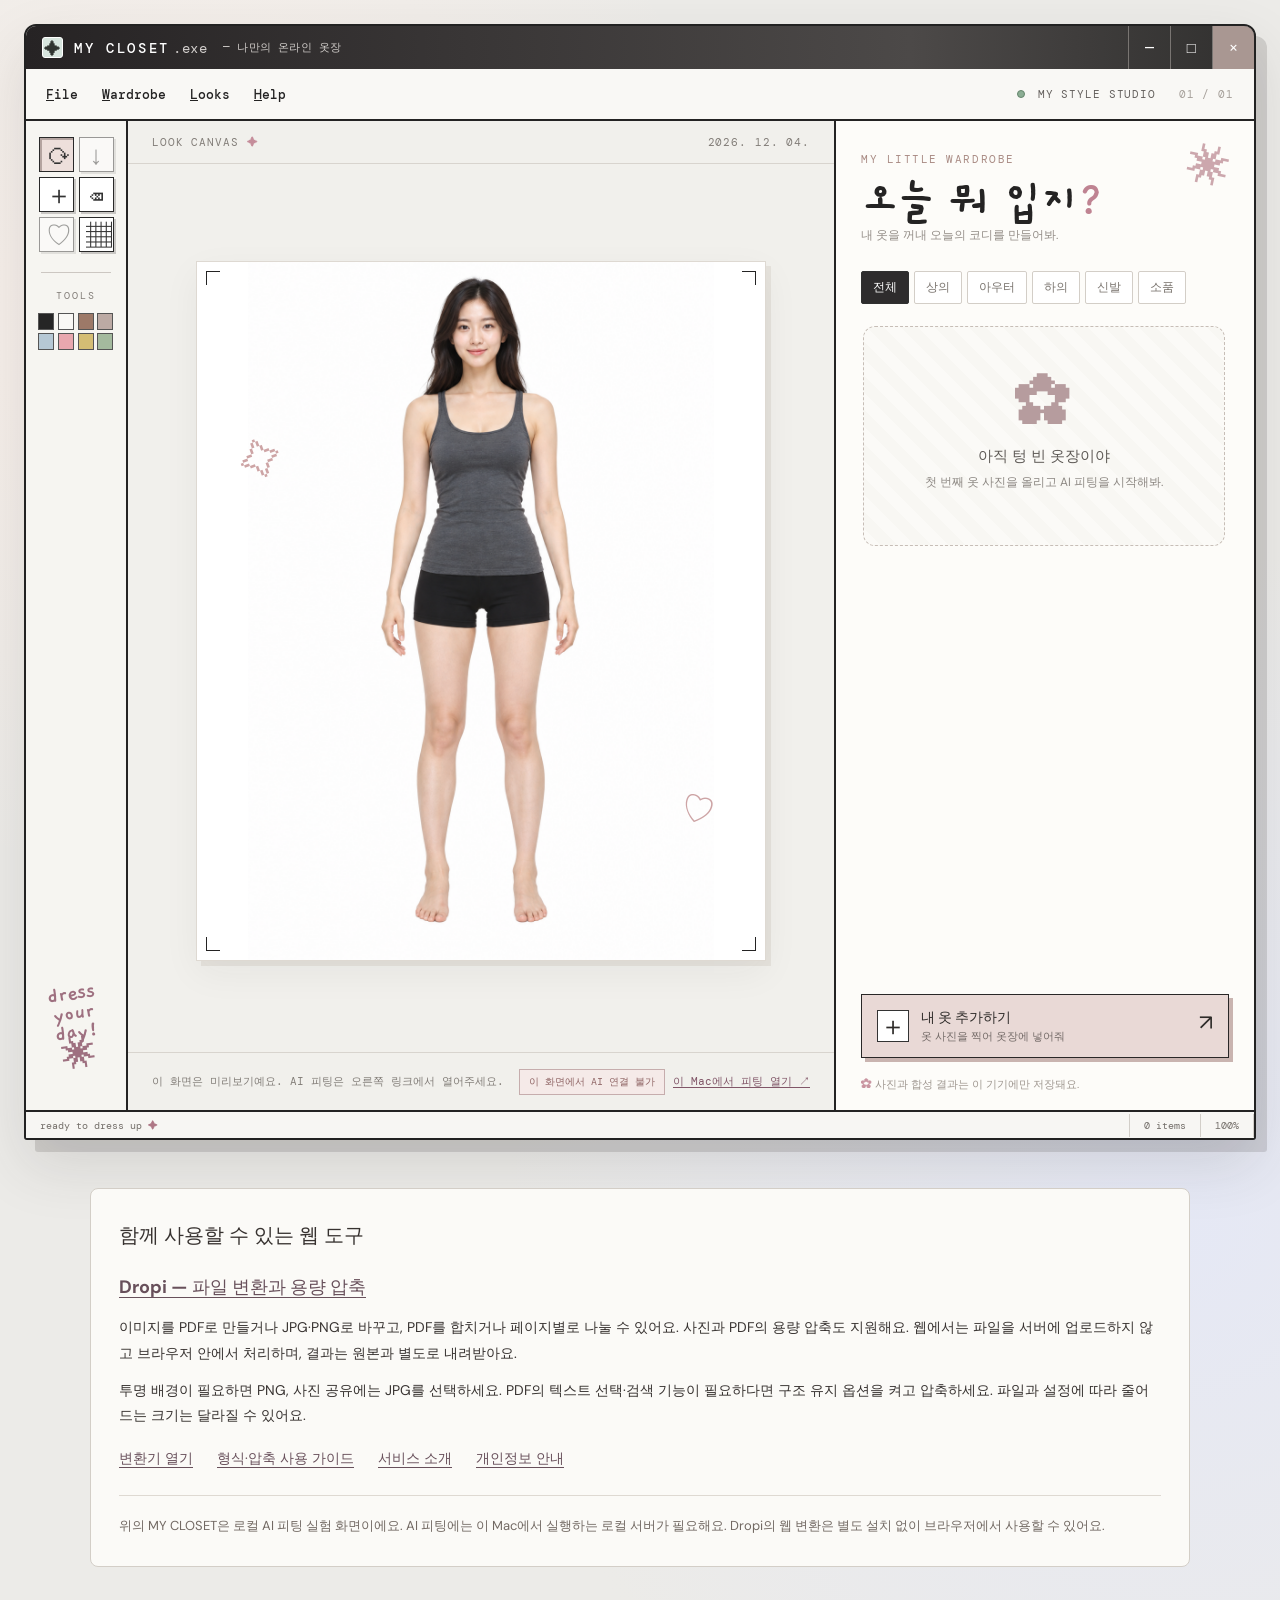
<file: index.html>
<!doctype html>
<html lang="ko">
<head>
  <meta charset="utf-8">
  <meta name="viewport" content="width=device-width, initial-scale=1">
  <meta name="theme-color" content="#f7f5f1">
  <meta name="google-adsense-account" content="ca-pub-8535212820330843">
  <title>MY CLOSET — 온라인 옷장</title>
  <link rel="stylesheet" href="./style.css?v=20261005-3">
  <link rel="stylesheet" href="./project-links.css?v=20261030-1">
  <script src="./app.js?v=20261005-4" defer></script>
</head>
<body>
  <main class="app-shell">
    <header class="window-bar">
      <div class="window-title"><span class="app-icon">✦</span><strong>MY CLOSET</strong><span class="window-extension">.exe</span><span class="window-subtitle">— 나만의 온라인 옷장</span></div>
      <div class="window-controls" aria-hidden="true"><span>—</span><span>□</span><span>×</span></div>
    </header>
    <nav class="menu-bar" aria-label="주 메뉴">
      <div class="menu-links"><button id="new-look" type="button"><u>F</u>ile</button><button id="open-closet" type="button"><u>W</u>ardrobe</button><button id="show-saved" type="button"><u>L</u>ooks</button><button id="show-help" type="button"><u>H</u>elp</button></div>
      <span class="menu-status"><span class="status-light"></span> MY STYLE STUDIO <span class="status-number">01 / 01</span></span>
    </nav>
    <section class="workspace" aria-label="코디 작업 화면">
      <aside class="tool-panel" aria-label="도구 모음">
        <div class="tool-grid">
          <button class="tool active" id="tool-move" type="button" title="다시 입혀보기" aria-label="다시 입혀보기">⟳</button>
          <button class="tool" id="tool-fit" type="button" title="결과 사진 저장" aria-label="결과 사진 저장">↓</button>
          <button class="tool" id="tool-upload" type="button" title="옷 추가" aria-label="옷 추가">＋</button>
          <button class="tool" id="tool-remove" type="button" title="기본 캐릭터로 돌아가기" aria-label="기본 캐릭터로 돌아가기">⌫</button>
          <button class="tool" id="tool-save" type="button" title="코디 저장" aria-label="코디 저장">♡</button>
          <button class="tool" id="tool-closet" type="button" title="옷장 보기" aria-label="옷장 보기">▦</button>
        </div>
        <div class="tool-separator"></div><p class="tool-caption">TOOLS</p>
        <div class="palette" aria-label="장식용 색상 팔레트"><i style="--swatch:#252525"></i><i style="--swatch:#f9f8f5"></i><i style="--swatch:#9d7968"></i><i style="--swatch:#bcaaa4"></i><i style="--swatch:#b6c8d4"></i><i style="--swatch:#e8a7ae"></i><i style="--swatch:#d4bd74"></i><i style="--swatch:#a4ba9e"></i></div>
        <div class="tool-sticker">dress<br>your<br>day! <span>✷</span></div>
      </aside>
      <section class="stage-panel" aria-label="캐릭터 입혀보기">
        <div class="stage-top"><span>LOOK CANVAS <span class="tiny-star">✦</span></span><span id="look-date"></span></div>
        <div class="stage-backdrop"><div class="stage-paper">
          <span class="paper-corner top-left"></span><span class="paper-corner top-right"></span><span class="paper-corner bottom-left"></span><span class="paper-corner bottom-right"></span>
          <div class="figure" id="figure" aria-label="AI 가상 피팅 결과"><img class="base-character" src="./assets/base-character.png" alt="검정 반바지와 회색 민소매를 입은 기본 캐릭터" draggable="false"><img id="tryon-result" class="tryon-result" alt="AI 가상 피팅 결과" hidden></div>
          <span class="canvas-sticker sticker-one">✧</span><span class="canvas-sticker sticker-two">♡</span>
        </div></div>
        <div class="stage-bottom"><span id="canvas-message" role="status" aria-live="polite">옷을 고르면 AI 착용 시험을 시작할 수 있어요.</span><div class="stage-connection"><span id="fit-status" class="fit-badge offline">AI 피팅 연결 확인 중</span><a id="local-link" href="http://127.0.0.1:4319/" hidden>이 Mac에서 피팅 열기 ↗</a></div></div>
      </section>
      <aside class="closet-panel" id="closet-panel" aria-label="내 옷장">
        <div class="closet-heading"><div><span class="eyebrow">MY LITTLE WARDROBE</span><h1>오늘 뭐 입지<span>?</span></h1><p>내 옷을 꺼내 오늘의 코디를 만들어봐.</p></div><span class="heading-sparkle">✷</span></div>
        <div class="closet-tabs" role="tablist" aria-label="옷 분류"><button type="button" class="tab active" data-category="all">전체</button><button type="button" class="tab" data-category="top">상의</button><button type="button" class="tab" data-category="outer">아우터</button><button type="button" class="tab" data-category="bottom">하의</button><button type="button" class="tab" data-category="shoes">신발</button><button type="button" class="tab" data-category="accessory">소품</button></div>
        <div class="wardrobe-list" id="wardrobe-list"></div>
        <button type="button" class="add-clothes" id="add-clothes"><span class="add-symbol">＋</span><span><strong>내 옷 추가하기</strong><small>옷 사진을 찍어 옷장에 넣어줘</small></span><span class="add-arrow">↗</span></button>
        <div class="closet-footer"><span>✿</span> 사진과 합성 결과는 이 기기에만 저장돼요.</div>
      </aside>
    </section>
    <footer class="status-bar"><span>ready to dress up <b>✦</b></span><span id="item-count">0 items</span><span>100%</span></footer>
  </main>
  <section class="project-directory" aria-labelledby="project-directory-title">
    <h2 id="project-directory-title">함께 사용할 수 있는 웹 도구</h2>
    <article>
      <h3><a href="/dropi/">Dropi — 파일 변환과 용량 압축</a></h3>
      <p>이미지를 PDF로 만들거나 JPG·PNG로 바꾸고, PDF를 합치거나 페이지별로 나눌 수 있어요. 사진과 PDF의 용량 압축도 지원해요. 웹에서는 파일을 서버에 업로드하지 않고 브라우저 안에서 처리하며, 결과는 원본과 별도로 내려받아요.</p>
      <p>투명 배경이 필요하면 PNG, 사진 공유에는 JPG를 선택하세요. PDF의 텍스트 선택·검색 기능이 필요하다면 구조 유지 옵션을 켜고 압축하세요. 파일과 설정에 따라 줄어드는 크기는 달라질 수 있어요.</p>
      <nav aria-label="Dropi 안내"><a href="/dropi/">변환기 열기</a><a href="/dropi/guide/">형식·압축 사용 가이드</a><a href="/dropi/about/">서비스 소개</a><a href="/dropi/privacy/">개인정보 안내</a></nav>
    </article>
    <p class="project-directory-note">위의 MY CLOSET은 로컬 AI 피팅 실험 화면이에요. AI 피팅에는 이 Mac에서 실행하는 로컬 서버가 필요해요. Dropi의 웹 변환은 별도 설치 없이 브라우저에서 사용할 수 있어요.</p>
  </section>
  <dialog id="upload-dialog" class="app-dialog"><form id="upload-form" method="dialog"><div class="dialog-header"><span>새 옷 넣기.exe</span><button type="button" class="close-dialog" data-close="upload-dialog" aria-label="닫기">×</button></div><div class="dialog-body"><p class="dialog-kicker">NEW ITEM ✦</p><h2>내 옷장에 추가하기</h2><p class="dialog-copy">옷 한 벌이 잘 보이는 사진을 골라줘. 상품 사진의 배경은 AI가 처리하므로 미리 지울 필요가 없어요.</p><label class="file-drop" for="garment-file"><span>＋</span><strong>옷 사진 선택</strong><small>JPG, PNG, WEBP · 최대 12MB</small><input id="garment-file" name="garment-file" type="file" accept="image/png,image/jpeg,image/webp" required></label><div class="upload-preview" id="upload-preview" hidden><img id="preview-image" alt="선택한 옷 사진"><span id="preview-filename"></span></div><div class="form-row"><label>옷 이름<input id="garment-name" type="text" maxlength="32" placeholder="예: 내가 좋아하는 가디건" required></label><label>종류<select id="garment-category"><option value="top">상의</option><option value="outer">아우터</option><option value="bottom">하의</option><option value="shoes">신발 (준비 중)</option><option value="accessory">소품 (준비 중)</option></select></label></div><label class="dialog-input-label">사진 촬영 방식<select id="garment-photo-type"><option value="flat-lay">옷만 찍은 사진 · 상품 사진</option><option value="model">사람이 옷을 입은 사진</option></select></label><p class="dialog-error" id="upload-error" role="alert"></p></div><div class="dialog-actions"><button type="button" class="secondary-button" data-close="upload-dialog">취소</button><button type="submit" class="primary-button" id="upload-submit">옷장에 넣기 ↗</button></div></form></dialog>
  <dialog id="saved-dialog" class="app-dialog saved-dialog"><div class="dialog-header"><span>저장한 코디.exe</span><button type="button" class="close-dialog" data-close="saved-dialog" aria-label="닫기">×</button></div><div class="dialog-body"><p class="dialog-kicker">MY LOOKS ♡</p><h2>저장한 코디</h2><div id="saved-list" class="saved-list"></div></div><div class="dialog-actions"><button type="button" class="secondary-button" data-close="saved-dialog">닫기</button></div></dialog>
  <dialog id="help-dialog" class="app-dialog"><div class="dialog-header"><span>사용 방법.exe</span><button type="button" class="close-dialog" data-close="help-dialog" aria-label="닫기">×</button></div><div class="dialog-body"><p class="dialog-kicker">HOW TO PLAY ✦</p><h2>옷장 사용법</h2><ol class="help-list"><li>이 Mac에서 <code>start-tryon.command</code>를 실행해 AI 피팅 서버를 켜요.</li><li>주소가 <code>127.0.0.1:4319</code>인 피팅 화면을 열어요. GitHub 페이지와 파일 화면은 미리보기예요.</li><li>내 옷 사진을 올리고 상의·아우터·하의 중 종류를 골라요.</li><li>옷장 사진을 누르면 AI가 한 장의 착용 이미지를 만들어요. 이 Mac에서는 약 10~15분 걸릴 수 있어요.</li><li>마음에 드는 결과는 ♡ 버튼으로 저장해요.</li></ol><p class="help-note">이 기능은 AI 가상 피팅 실험판이에요. 옷의 모양·리본·로고가 바뀔 수 있으므로 결과를 실제 핏으로 판단하지 마세요. 사진은 이 Mac의 로컬 서버에서 처리하며, 옷장과 결과는 사용 중인 브라우저에만 저장됩니다. 다른 기기에서는 AI 피팅과 동기화를 사용할 수 없어요.</p></div><div class="dialog-actions"><button type="button" class="primary-button" data-close="help-dialog">알겠어 ✦</button></div></dialog>
  <dialog id="delete-dialog" class="app-dialog"><div class="dialog-header"><span>옷장 항목 삭제.exe</span><button type="button" class="close-dialog" data-close="delete-dialog" aria-label="닫기">×</button></div><div class="dialog-body"><p class="dialog-kicker">REMOVE ITEM</p><h2>이 옷을 삭제할까?</h2><p class="dialog-copy"><strong id="delete-item-name"></strong> 사진을 이 기기의 옷장에서 삭제합니다. 기본 캐릭터 이미지는 삭제되지 않아요.</p></div><div class="dialog-actions"><button type="button" class="secondary-button" data-close="delete-dialog">취소</button><button type="button" class="primary-button" id="confirm-delete">옷 사진 삭제</button></div></dialog>
  <dialog id="save-dialog" class="app-dialog"><form id="save-form" method="dialog"><div class="dialog-header"><span>코디 저장.exe</span><button type="button" class="close-dialog" data-close="save-dialog" aria-label="닫기">×</button></div><div class="dialog-body"><p class="dialog-kicker">SAVE LOOK ♡</p><h2>코디 이름 짓기</h2><p class="dialog-copy">지금 캐릭터에 입힌 옷 조합을 저장해요.</p><label class="dialog-input-label">코디 이름<input id="look-name" type="text" maxlength="32" required></label></div><div class="dialog-actions"><button type="button" class="secondary-button" data-close="save-dialog">취소</button><button type="submit" class="primary-button">저장하기 ♡</button></div></form></dialog>
  <dialog id="new-dialog" class="app-dialog"><div class="dialog-header"><span>새 코디.exe</span><button type="button" class="close-dialog" data-close="new-dialog" aria-label="닫기">×</button></div><div class="dialog-body"><p class="dialog-kicker">NEW LOOK ✦</p><h2>새 코디를 시작할까?</h2><p class="dialog-copy">현재 입힌 옷을 모두 벗깁니다. 저장한 코디와 옷장 사진은 그대로 남아요.</p></div><div class="dialog-actions"><button type="button" class="secondary-button" data-close="new-dialog">취소</button><button type="button" class="primary-button" id="confirm-new">새 코디 시작</button></div></dialog>
</body>
</html>
</file>
<file: style.css>
@import url('https://fonts.googleapis.com/css2?family=DM+Mono:wght@400;500&family=DM+Sans:wght@400;500;600;700&family=Gaegu:wght@400;700&display=swap');
:root{font-family:'DM Sans',Arial,sans-serif;color:#242323;background:#e6e4e0;font-synthesis:none}*{box-sizing:border-box}body{margin:0;min-width:320px;min-height:100vh;background:radial-gradient(circle at 15% 20%,#fbf1eb 0,transparent 34%),radial-gradient(circle at 92% 76%,#e5e8f5 0,transparent 40%),#ecebe8;padding:24px}button,input,select{font:inherit}button{cursor:pointer}.app-shell{max-width:1510px;min-height:calc(100vh - 48px);margin:auto;border:2px solid #222;border-radius:12px 12px 3px 3px;background:#f8f7f4;box-shadow:11px 12px 0 #25222224,0 25px 60px #3332;overflow:hidden;display:flex;flex-direction:column}.window-bar{height:43px;color:#fff;background:linear-gradient(90deg,#262324,#4c4948 72%,#31302f);display:flex;align-items:center;justify-content:space-between;padding-left:16px;font-family:'DM Mono',monospace;letter-spacing:.045em}.window-title{display:flex;align-items:center;gap:3px;font-size:14px}.app-icon{display:inline-grid;place-items:center;width:21px;height:21px;margin-right:8px;background:#d7e5de;color:#303531;border:1px solid #fff;border-radius:3px;font-size:17px}.window-title strong{font-weight:500;letter-spacing:.19em}.window-extension{color:#d3cfcd}.window-subtitle{margin-left:12px;color:#d1cdca;font-size:11px;letter-spacing:.02em}.window-controls{align-self:stretch;display:flex}.window-controls span{display:grid;place-items:center;width:42px;border-left:1px solid #797572;font-size:15px}.window-controls span:last-child{background:#a99792}.menu-bar{min-height:52px;display:flex;align-items:center;justify-content:space-between;border-bottom:2px solid #242323;background:#f9f8f5;padding:0 20px}.menu-links{display:flex;align-items:center;gap:24px}.menu-links button{border:0;background:none;padding:8px 0;font-family:'DM Mono',monospace;color:#242323;font-size:13px;font-weight:500}.menu-links button:hover,.menu-links button:focus-visible{color:#a76577}.menu-status{font-family:'DM Mono',monospace;color:#64605d;font-size:11px;letter-spacing:.08em}.status-light{display:inline-block;width:8px;height:8px;background:#8cae94;border:1px solid #65866c;border-radius:50%;margin-right:5px}.status-number{margin-left:15px;color:#a6a09a}
.workspace{flex:1;display:grid;grid-template-columns:102px minmax(390px,1fr) minmax(335px,420px);min-height:620px}.tool-panel{border-right:2px solid #242323;background:#f6f5f1;padding:16px 11px;display:flex;align-items:center;flex-direction:column}.tool-grid{display:grid;grid-template-columns:repeat(2,35px);gap:5px}.tool{width:35px;height:35px;border:1.5px solid #292929;background:#fff;box-shadow:2px 2px 0 #c9c7c4;color:#333;font-family:Arial,sans-serif;font-size:26px;line-height:1;display:grid;place-items:center}.tool:hover,.tool:focus-visible{background:#f4e4e3}.tool.active{background:#eddfdb;box-shadow:inset 2px 2px 0 #b4a4a0}.tool-separator{height:1px;width:70px;background:#ccc7c2;margin:20px 0 16px}.tool-caption{font-family:'DM Mono',monospace;letter-spacing:.22em;font-size:10px;margin:0 0 11px;color:#827d78}.palette{width:76px;display:grid;grid-template-columns:repeat(4,1fr);gap:3px}.palette i{background:var(--swatch);border:1px solid #555;width:16px;height:17px;display:block}.tool-sticker{margin-top:auto;margin-bottom:22px;transform:rotate(-8deg);font-family:'Gaegu',cursive;font-weight:700;font-size:23px;line-height:.85;text-align:center;color:#9e7080}.tool-sticker span{font-size:34px}
.stage-panel{min-width:0;display:flex;flex-direction:column;background:#f1f0ec}.stage-top,.stage-bottom{height:43px;flex:none;display:flex;align-items:center;justify-content:space-between;padding:0 24px;font-family:'DM Mono',monospace;font-size:11px;color:#827d78;letter-spacing:.08em}.stage-top{border-bottom:1px solid #d8d4ce}.tiny-star{color:#c58d9a}.stage-backdrop{flex:1;display:grid;place-items:center;padding:20px 20px 14px;min-height:0;overflow:hidden}.stage-paper{position:relative;display:flex;align-items:center;justify-content:center;width:min(100%,570px);height:min(100%,700px);min-height:530px;border:1px solid #ded9d2;background:#fff;box-shadow:0 12px 35px #1f1f1f0d,5px 5px 0 #e5e2dc}.paper-corner{position:absolute;width:14px;height:14px;border-color:#a6a19a;z-index:4}.top-left{left:9px;top:9px;border-top:1px solid;border-left:1px solid}.top-right{right:9px;top:9px;border-top:1px solid;border-right:1px solid}.bottom-left{left:9px;bottom:9px;border-bottom:1px solid;border-left:1px solid}.bottom-right{right:9px;bottom:9px;border-bottom:1px solid;border-right:1px solid}.figure{height:100%;max-width:100%;aspect-ratio:2/3;position:relative;overflow:hidden;touch-action:none}.base-character{height:100%;width:100%;object-fit:contain;display:block;user-select:none;pointer-events:none}.garment-layers{position:absolute;inset:0}.garment-layer{position:absolute;display:block;object-fit:contain;cursor:grab;touch-action:none;user-select:none;filter:drop-shadow(0 3px 2px #0002)}.garment-layer.active{outline:1.5px dashed #ba7183;outline-offset:4px}.garment-layer.dragging{cursor:grabbing}.canvas-sticker{position:absolute;pointer-events:none;color:#cda4a5;font-family:'Gaegu',cursive}.sticker-one{top:25%;left:8%;font-size:42px;transform:rotate(-20deg)}.sticker-two{right:9%;bottom:18%;font-size:34px;transform:rotate(16deg)}.stage-bottom{height:58px;border-top:1px solid #d8d4ce;letter-spacing:0;gap:12px}.scale-control{display:flex;align-items:center;gap:8px;white-space:nowrap}.scale-control input{width:94px;accent-color:#ae7785}.scale-control output{min-width:38px;text-align:right}
.closet-panel{border-left:2px solid #242323;background:#fdfcf9;display:flex;flex-direction:column;min-width:0;padding:26px 25px 18px}.closet-heading{display:flex;justify-content:space-between;align-items:flex-start}.eyebrow{font:11px 'DM Mono',monospace;letter-spacing:.14em;color:#a98b84}.closet-heading h1{font-family:'Gaegu',cursive;font-size:47px;letter-spacing:-.055em;line-height:1;margin:9px 0 3px;font-weight:700}.closet-heading h1 span{color:#bf8392}.closet-heading p{margin:0;color:#958f89;font-size:12px}.heading-sparkle{font-size:42px;color:#cca7ad;line-height:1;transform:rotate(12deg)}.closet-tabs{display:flex;gap:5px;overflow:auto;margin:27px -2px 15px;padding:0 2px 5px}.tab{flex:none;white-space:nowrap;border:1px solid #d3cec7;background:#fff;padding:7px 11px;font-size:12px;color:#79736d;border-radius:2px}.tab.active{border-color:#303030;background:#2e2c2d;color:#fff}.wardrobe-list{display:grid;grid-template-columns:repeat(2,minmax(0,1fr));align-content:start;gap:10px;overflow-y:auto;min-height:225px;max-height:calc(100vh - 415px);padding:2px 4px 12px 2px}.item-card{position:relative;width:100%;min-height:165px;background:#f7f6f2;border:1.5px solid #333;border-radius:13px;display:flex;flex-direction:column;overflow:hidden;text-align:left;color:#2c2927;padding:0;box-shadow:3px 3px 0 #ddd7d1}.item-card.selected{border-color:#ad7584;box-shadow:3px 3px 0 #dfb4bd}.item-photo{display:grid;place-items:center;height:127px;background:#f2f1ee;padding:9px}.item-photo img{max-width:100%;max-height:100%;object-fit:contain}.item-card-footer{display:flex;align-items:center;justify-content:space-between;gap:4px;min-height:37px;padding:5px 9px;background:#fff;border-top:1px solid #dad5ce;font-size:12px}.item-card-footer span:first-child{overflow:hidden;text-overflow:ellipsis;white-space:nowrap}.item-card-footer span:last-child{font-family:'DM Mono',monospace;color:#a77b84}.item-delete{position:absolute;top:6px;right:6px;z-index:1;width:22px;height:22px;border:1px solid #aaa;background:#fffc;border-radius:50%;color:#555;font-size:17px;line-height:18px}.empty-closet{grid-column:1/-1;min-height:220px;border:1.5px dashed #c7beb7;border-radius:12px;background:repeating-linear-gradient(45deg,#fbfaf7,#fbfaf7 12px,#f8f7f3 12px,#f8f7f3 24px);display:flex;flex-direction:column;align-items:center;justify-content:center;text-align:center;color:#8e8984;padding:20px}.empty-icon{font-family:'Gaegu',cursive;font-size:58px;line-height:1;color:#b69c9e}.empty-closet strong{font-size:15px;color:#5f5b57;margin-top:8px}.empty-closet p{font-size:12px;line-height:1.6;margin:7px 0 0}.add-clothes{margin-top:auto;display:flex;align-items:center;gap:12px;padding:13px 15px;width:100%;border:1.5px solid #292727;background:#e9d9d6;color:#2e2b29;text-align:left;box-shadow:4px 4px 0 #c9b4b0}.add-clothes:hover{background:#f0e2df}.add-symbol{display:grid;place-items:center;width:32px;height:32px;background:#fff;border:1px solid #333;font-size:26px;line-height:1}.add-clothes strong{display:block;font-size:14px}.add-clothes small{display:block;font-size:11px;color:#746b68;margin-top:2px}.add-arrow{margin-left:auto;align-self:start;font-size:22px}.closet-footer{margin-top:19px;color:#9f9790;font-size:11px}.closet-footer span{color:#c994a0}.status-bar{height:28px;display:flex;align-items:center;border-top:2px solid #242323;background:#f7f6f3;font:10px 'DM Mono',monospace;color:#736e69}.status-bar span{padding:5px 14px;border-right:1px solid #d2cec8}.status-bar span:first-child{flex:1}.status-bar b{color:#ae7785}
.app-dialog{border:2px solid #252323;border-radius:4px;padding:0;width:min(500px,calc(100vw - 28px));max-height:calc(100vh - 28px);overflow:auto;box-shadow:10px 10px 0 #27232450;background:#fbfaf7;color:#272525}.app-dialog::backdrop{background:#28252a99;backdrop-filter:blur(4px)}.dialog-header{height:39px;display:flex;align-items:center;justify-content:space-between;background:#33302f;color:#fff;padding-left:15px;font:12px 'DM Mono',monospace}.close-dialog{align-self:stretch;width:42px;border:0;border-left:1px solid #8c817d;background:#a88f8a;color:#fff;font-size:24px}.dialog-body{padding:25px}.dialog-kicker{font:11px 'DM Mono',monospace;letter-spacing:.14em;color:#ad7888;margin:0 0 6px}.dialog-body h2{font-family:'Gaegu',cursive;font-size:37px;line-height:1;margin:0 0 10px}.dialog-copy{font-size:13px;color:#79736d;line-height:1.6;margin:0 0 18px}.file-drop{min-height:100px;display:flex;flex-direction:column;align-items:center;justify-content:center;border:1.5px dashed #a99390;background:#f5efed;cursor:pointer;margin-bottom:16px}.file-drop span{font-size:29px;line-height:1}.file-drop strong{font-size:13px}.file-drop small{font-size:11px;color:#918884}.file-drop input{position:absolute;opacity:0;width:1px;height:1px}.upload-preview{display:flex;align-items:center;gap:12px;font-size:11px;margin:-3px 0 15px;color:#777}.upload-preview img{width:65px;height:65px;object-fit:contain;background:#eee;border:1px solid #ddd}.form-row{display:grid;grid-template-columns:1.5fr 1fr;gap:10px}.form-row label{display:flex;flex-direction:column;gap:5px;font-size:12px;font-weight:700}.form-row input,.form-row select{width:100%;height:38px;border:1px solid #aaa39e;background:#fff;border-radius:0;padding:0 10px;color:#333;font-size:12px}.check-row{display:flex;align-items:start;gap:8px;margin-top:17px;font-size:12px}.check-row input{margin-top:2px;accent-color:#9f7480}.check-row small{display:block;color:#88817c;font-size:11px;margin-top:3px}.dialog-error{min-height:17px;color:#ba4856;font-size:11px}.dialog-actions{display:flex;justify-content:flex-end;gap:8px;padding:0 25px 25px}.primary-button,.secondary-button{border:1.5px solid #2d2a29;padding:10px 14px;font-size:12px;font-weight:700}.primary-button{background:#d9b7bb;box-shadow:3px 3px 0 #ad858d}.secondary-button{background:#fff}.saved-list{display:flex;flex-direction:column;gap:8px;min-height:100px}.saved-card{display:flex;align-items:center;gap:10px;border:1px solid #d2cbc5;padding:10px;background:#fff}.saved-card span{flex:1;font-size:12px}.saved-card small{display:block;color:#999;font-size:10px}.saved-card button{border:1px solid #aaa;background:#f7f2f0;padding:6px 8px;font-size:11px}.saved-empty{font-size:13px;color:#888;line-height:1.6}.help-list{padding-left:20px;font-size:13px;line-height:2;color:#625c58}.help-note{padding:12px;background:#f3eeea;border-left:3px solid #ae818d;font-size:12px;line-height:1.6;color:#6e6662}
@media(max-width:1100px){body{padding:10px}.app-shell{min-height:calc(100vh - 20px)}.workspace{grid-template-columns:70px minmax(340px,1fr) 310px}.tool-panel{padding:12px 5px}.stage-backdrop{padding:12px}.closet-panel{padding:21px 16px 16px}.closet-heading h1{font-size:39px}.item-card{min-height:140px}.item-photo{height:110px}}@media(max-width:800px){body{padding:0}.app-shell{border-radius:0;min-height:100vh;border-width:0;box-shadow:none}.window-bar{height:40px}.window-subtitle,.menu-status,.tool-sticker,.palette,.tool-caption,.tool-separator{display:none}.menu-bar{padding:0 13px;min-height:43px}.menu-links{gap:17px}.menu-links button{font-size:11px}.workspace{display:grid;grid-template-columns:48px minmax(0,1fr);grid-template-rows:minmax(480px,69vh) auto}.tool-panel{grid-row:1;grid-column:1;padding:10px 5px}.tool-grid{grid-template-columns:1fr;gap:5px}.tool{height:34px;width:34px}.stage-panel{grid-column:2;grid-row:1}.stage-top{height:32px;padding:0 10px}.stage-backdrop{padding:7px;align-items:stretch}.stage-paper{height:100%;min-height:0;width:100%;max-width:none;box-shadow:none}.stage-bottom{height:50px;padding:0 8px;font-size:10px}.stage-bottom>span{max-width:46%;line-height:1.3}.scale-control input{width:68px}.closet-panel{grid-column:1/-1;grid-row:2;border-left:0;border-top:2px solid #242323;padding:20px 15px}.wardrobe-list{max-height:none;min-height:175px;grid-template-columns:repeat(3,minmax(0,1fr))}.item-card{min-height:130px}.item-photo{height:100px}.closet-tabs{margin-top:18px}.closet-footer{margin-top:15px}.add-clothes{margin-top:14px}.status-bar{height:25px}}@media(max-width:470px){.wardrobe-list{grid-template-columns:repeat(2,minmax(0,1fr))}.stage-bottom>span{font-size:9px}.scale-control{gap:4px}.scale-control label{display:none}.figure{max-width:100%}.form-row{grid-template-columns:1fr}.dialog-body{padding:18px}.dialog-actions{padding:0 18px 18px}}
[hidden]{display:none!important}.dialog-input-label{display:flex;flex-direction:column;gap:6px;font-size:12px;font-weight:700}.dialog-input-label input{height:40px;border:1px solid #aaa39e;padding:0 10px;background:#fff;color:#333}
.dialog-input-label select{height:40px;border:1px solid #aaa39e;padding:0 10px;background:#fff;color:#333;font-size:12px}
.tryon-result{position:absolute;inset:0;width:100%;height:100%;object-fit:contain;background:#fff}.figure.busy::after{content:'AI가 옷을 입혀보는 중…';position:absolute;inset:0;z-index:3;display:grid;place-items:center;background:#ffffffd9;color:#594b50;font:700 16px 'Gaegu',cursive}.fit-badge{flex:none;padding:5px 9px;border:1px solid #92aa93;background:#eaf1e8;color:#516b54;font:10px 'DM Mono',monospace;letter-spacing:0}.fit-badge.offline{border-color:#c6adad;background:#f5eae8;color:#8e6363}.tool:disabled{opacity:.45;cursor:not-allowed}.item-card:disabled{opacity:.6;cursor:wait}.stage-bottom #canvas-message{min-width:0;line-height:1.4}
.stage-connection{display:flex;align-items:center;gap:8px;flex:none}.stage-connection a{color:#815668;text-decoration:underline;text-underline-offset:2px;white-space:nowrap}.stage-connection a[hidden]{display:none}@media(max-width:800px){.stage-connection{flex-direction:column;align-items:flex-end;gap:2px}.stage-connection .fit-badge{font-size:9px}.stage-connection a{font-size:9px}}
</file>
<file: project-links.css>
.project-directory{max-width:1100px;margin:48px auto 12px;padding:28px;border:1px solid #d3cec7;border-radius:8px;background:#fbfaf7;color:#373230;line-height:1.8}.project-directory h2{margin:0 0 18px;font-size:20px}.project-directory h3{margin:0;font-size:18px}.project-directory p{font-size:14px;margin:12px 0}.project-directory a{color:#68505b;text-underline-offset:4px}.project-directory nav{display:flex;flex-wrap:wrap;gap:12px 24px;margin-top:18px;font-size:14px}.project-directory .project-directory-note{margin:24px 0 0;padding-top:18px;border-top:1px solid #ded9d2;color:#726963;font-size:13px}@media(max-width:600px){.project-directory{margin:32px 12px 20px;padding:22px}.project-directory nav{gap:12px 20px}}
</file>
